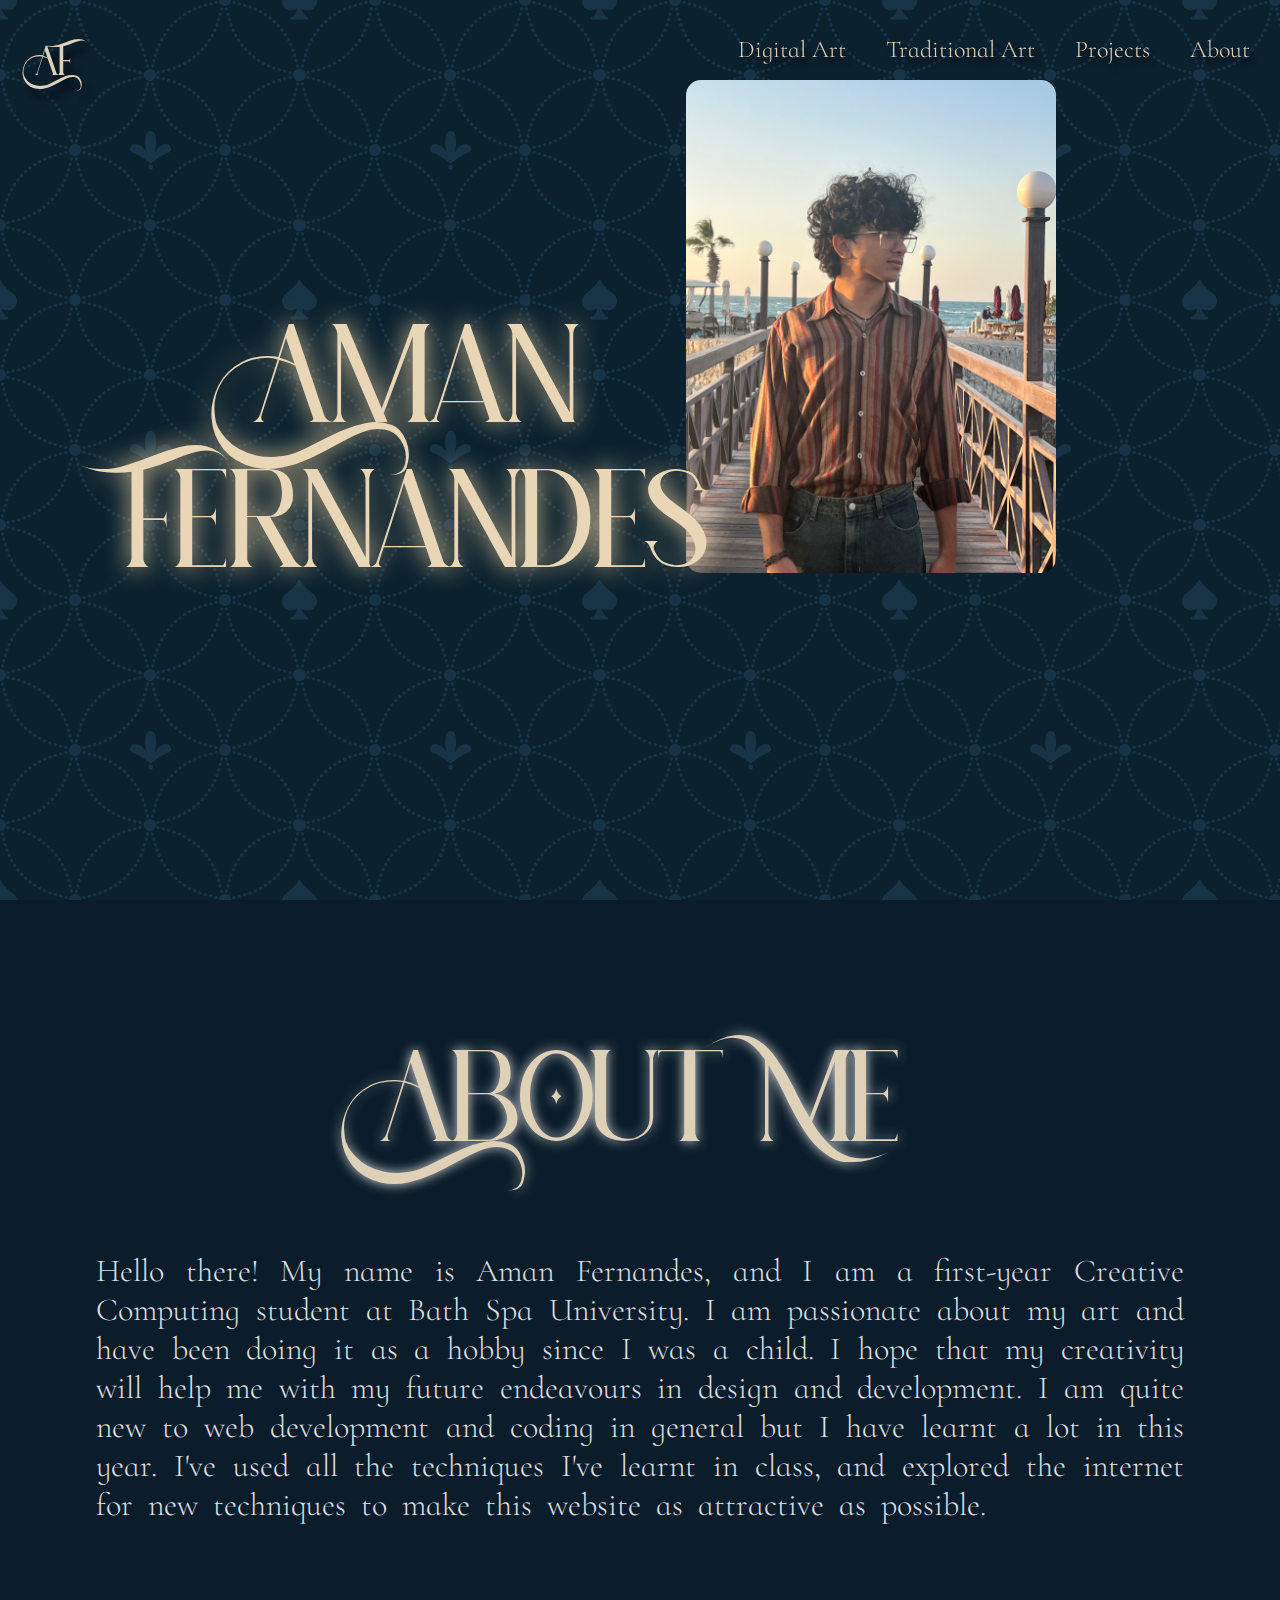
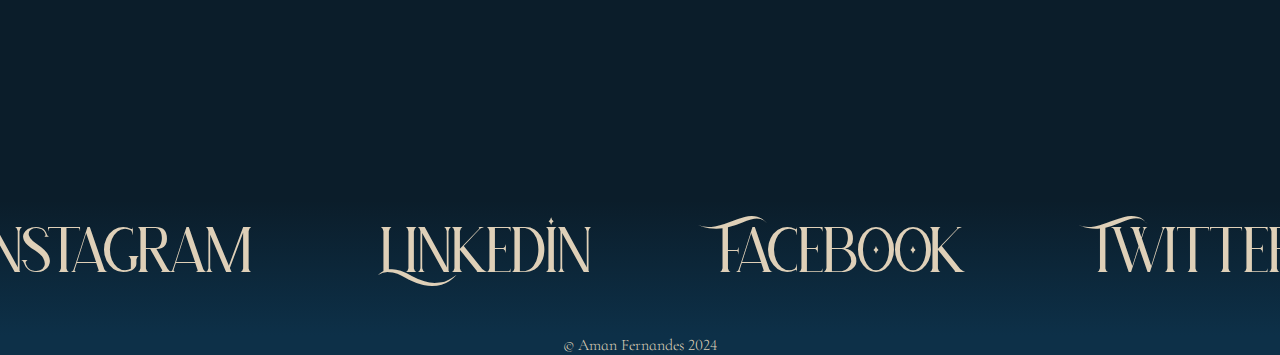
<file: about.html>
<!DOCTYPE html>
<html lang="en">

<head>
    <meta charset="UTF-8">
    <meta name="viewport" content="width=device-width, initial-scale=1.0">
    <title>Aman Fernandes - About</title>
    <link rel="stylesheet" href="css/about.css">
</head>

<body>
    <div class="landing"> <!-- creating div for entire page to add image background -->

        <div class="navbar"> <!-- creating a div for the navbar -->
            <div class="home"> <!-- putting logo in navbar -->
                <a href="index.html">AF</a>
            </div>
            <div class="nav"><a href="digital.html">Digital Art</a></div>
            <div class="nav"><a href="traditional.html">Traditional Art</a></div>
            <div class="nav"><a href="projects.html">Projects</a></div>
            <div class="nav"><a href="about.html">About</a></div>
        </div>

        <div class="container">
            <div class="heading">
                <h1>Aman Fernandes</h1>
            </div>

            <div class="me"> <!-- Adding image on right -->
                <img src="css/Images/me.jpeg">
            </div>
        </div>
    </div>

    <div class="bottom"> <!-- separating bottom section from top -->
        <div class="text">
            <h1>About Me</h1>
            <p>Hello there! My name is Aman Fernandes, and I am a first-year Creative Computing student at Bath Spa
                University. I am passionate about my art and have been doing it as a hobby since I was a child. I hope
                that my creativity will help me with my future endeavours in design and development. I am quite new to
                web development and coding in general but I have learnt a lot in this year. I've used all the techniques
                I've learnt in class, and explored the internet for new techniques to make this website as attractive as
                possible.
            </p>
        </div>
    </div>

    <div class="socials"> <!-- adding navbar for social links at bottom of page -->
        <div class="sociallink"><a target="_blank" href="https://www.instagram.com/amandrawstuff_?utm_source=ig_web_button_share_sheet&igsh=ZDNlZDc0MzIxNw==">Instagram</a></div>
        <div class="sociallink"><a target="_blank" href="https://www.linkedin.com/in/aman-fernandes-32411625b/">LinkedIn</a></div>
        <div class="sociallink"><a href="">Facebook</a></div> <!-- used as placeholder links, i didnt want to link my actual personal accounts -->
        <div class="sociallink"><a href="">Twitter</a></div><!-- used as placeholder links, i didnt want to link my actual personal accounts -->
    </div>

    <footer>
        <div class="footer"> &copy; Aman Fernandes 2024 </div>
    </footer>
</body>

</html>
</file>
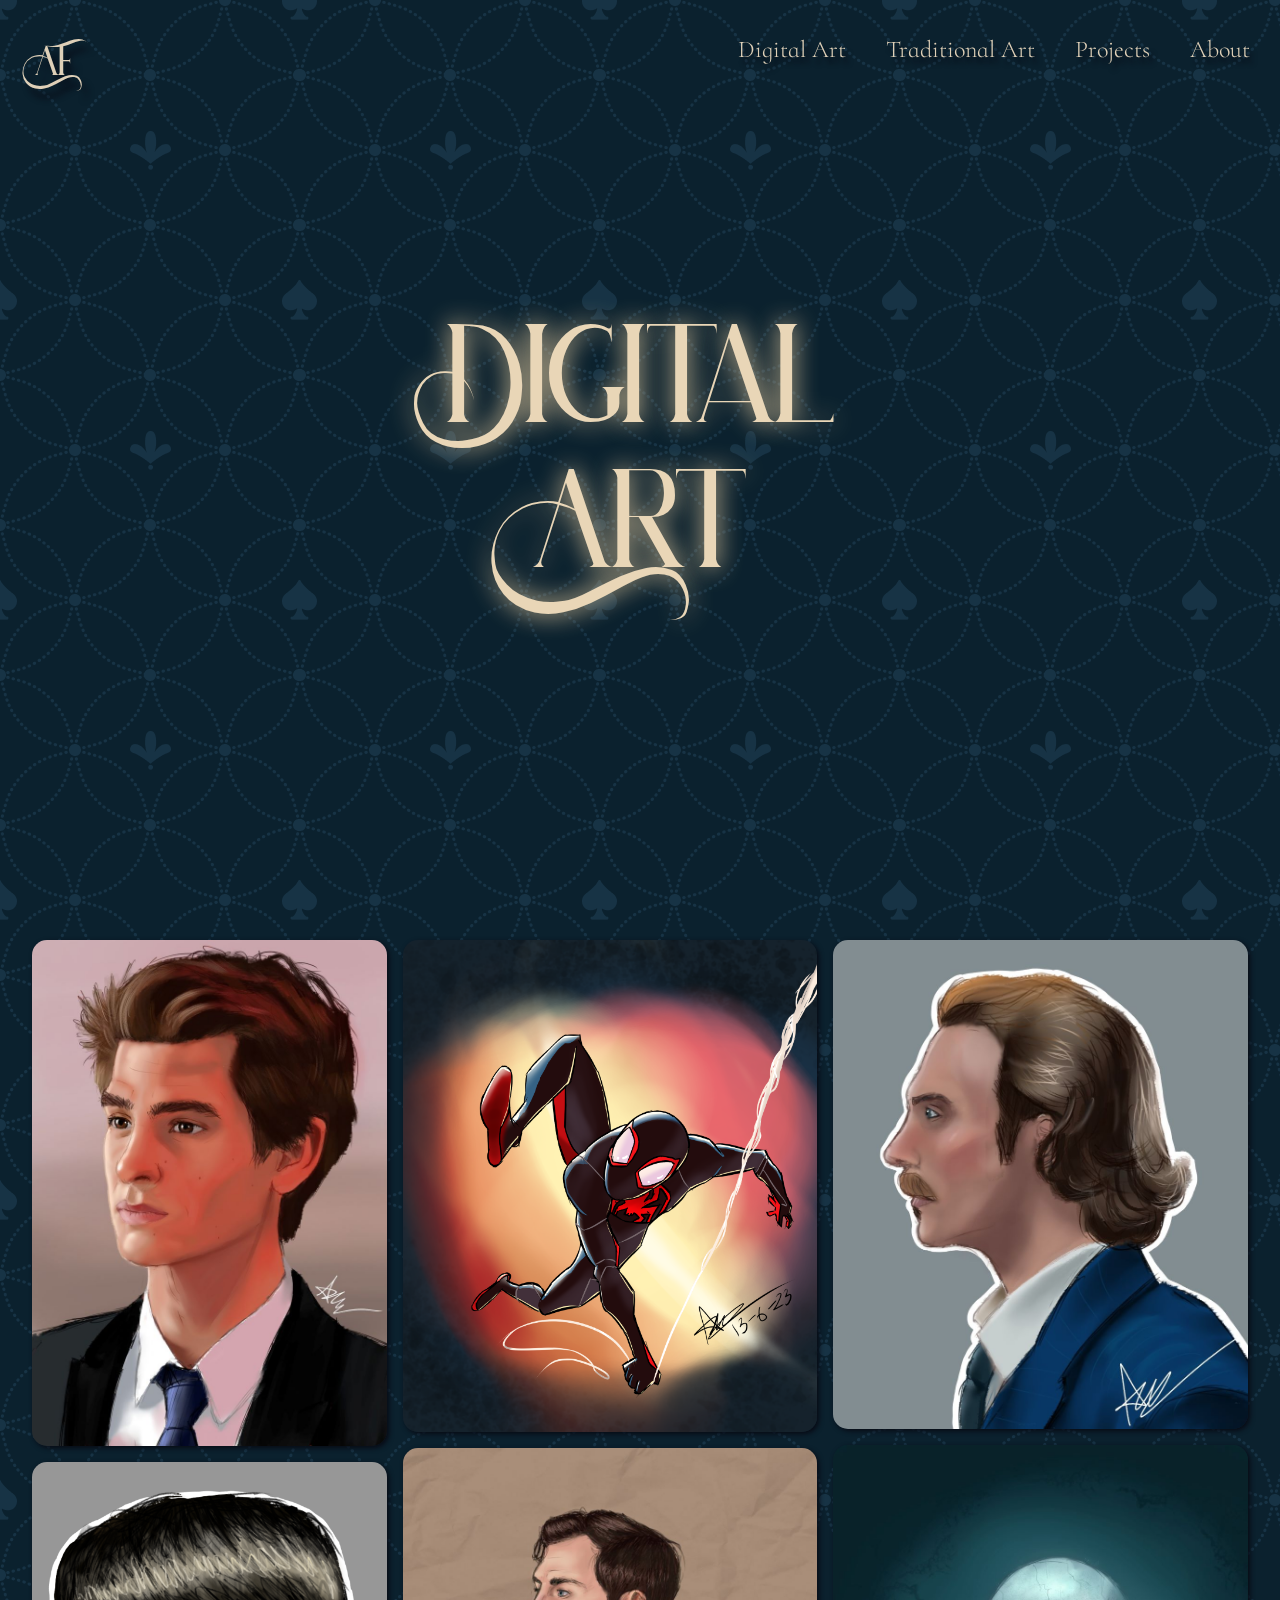
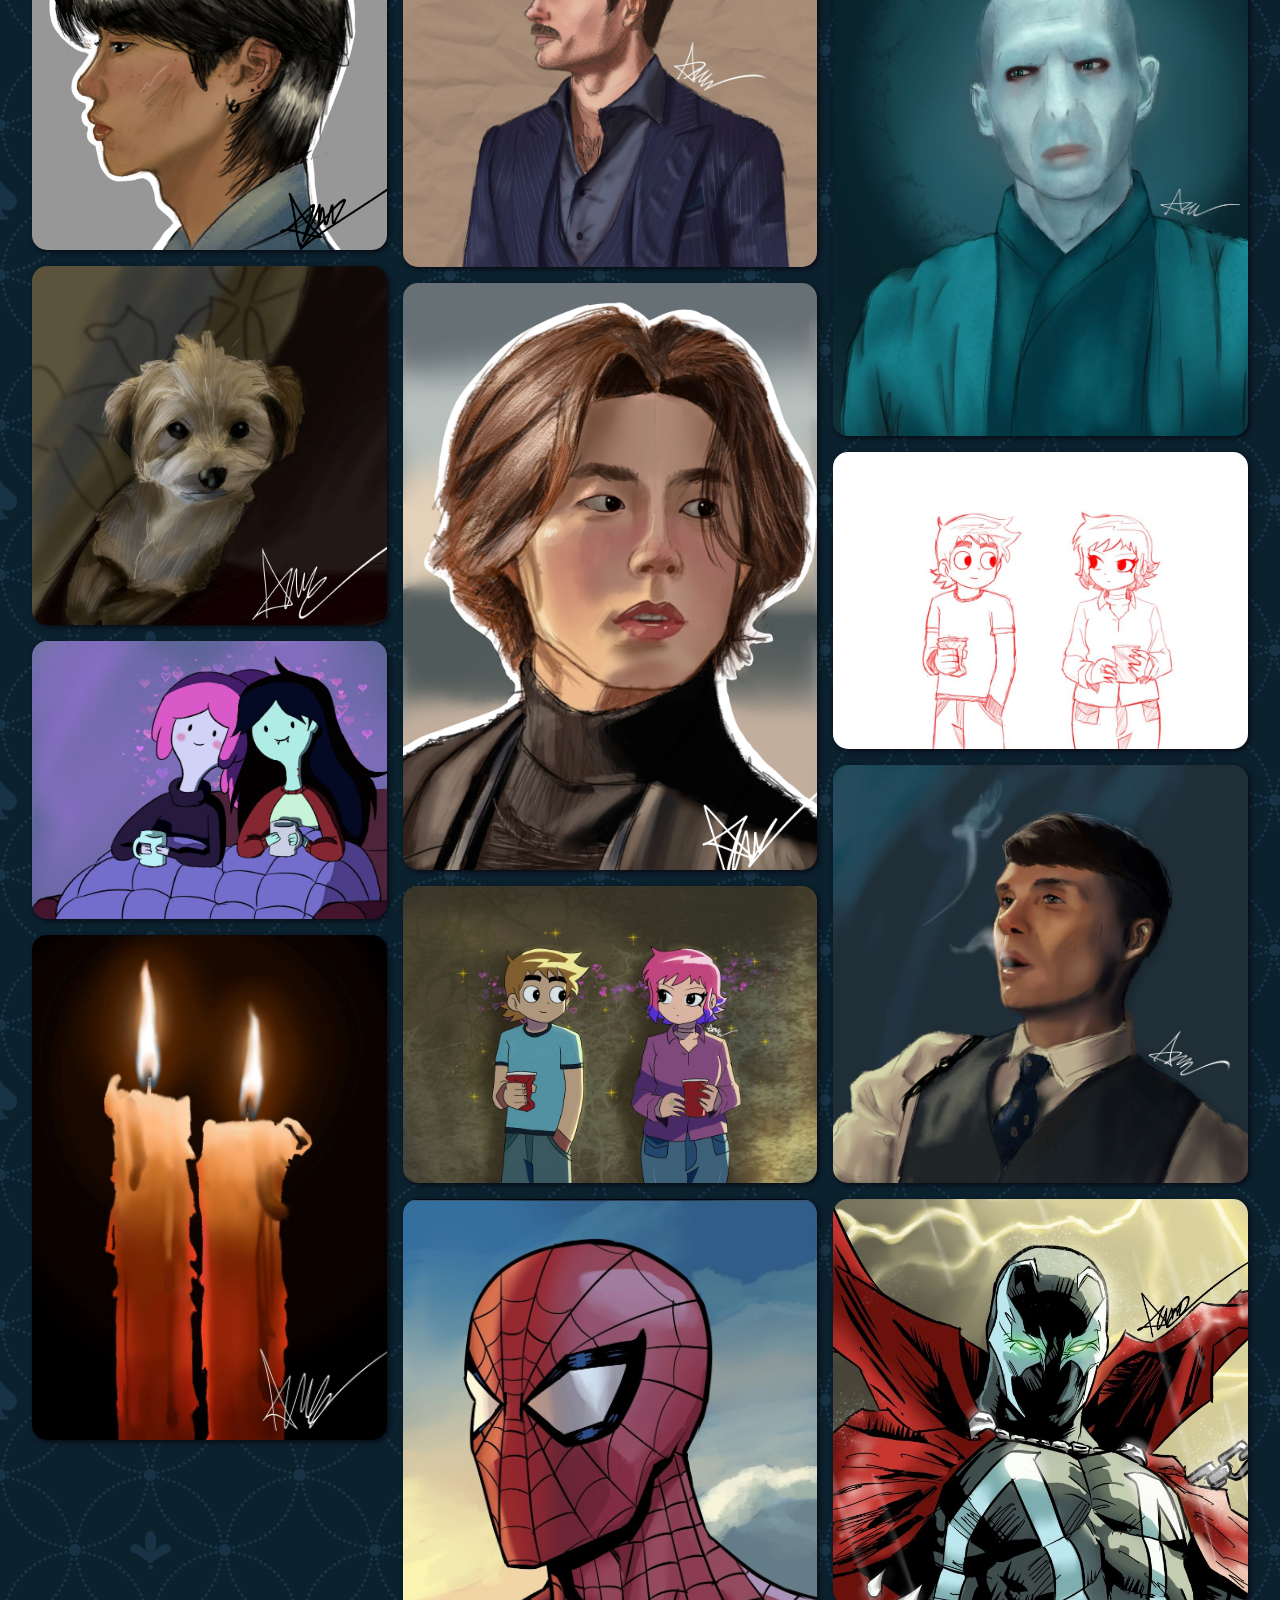
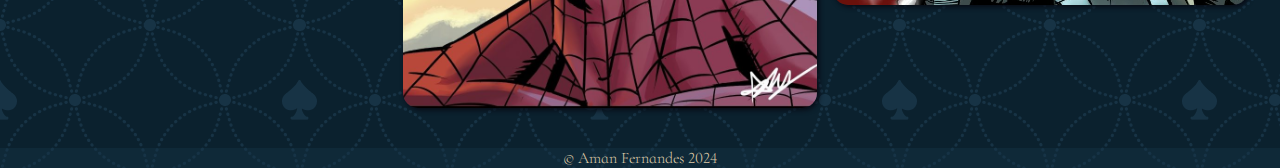
<file: digital.html>
<!DOCTYPE html>
<html lang="en">

<head>
    <meta charset="UTF-8">
    <meta name="viewport" content="width=device-width, initial-scale=1.0">
    <title>Aman Fernandes - Digital Art Gallery</title>
    <link rel="stylesheet" href="css/digital.css">
</head>

<body>
    <div class="landing"> <!-- creating div for entire page to add image background -->

        <div class="navbar"> <!-- creating a div for the navbar -->
            <div class="home"> <!-- putting logo in navbar -->
                <a href="index.html">AF</a>
            </div>
            <div class="nav"><a href="digital.html">Digital Art</a></div>
            <div class="nav"><a href="traditional.html">Traditional Art</a></div>
            <div class="nav"><a href="projects.html">Projects</a></div>
            <div class="nav"><a href="about.html">About</a></div>
        </div>

        <div class="heading">
            <h1>Digital<br>Art</h1>
        </div>
    </div>

    <div class="container"> <!-- creating a container for the images -->
       
        <div class="photogallery"> <!-- inner container -->

            <div class="column"> <!-- creating a column -->
                <div class="photo"> <!-- importing images -->
                    <img src="css/Images/Digi/image.jpg">
                </div>
                <div class="photo">
                    <img src="css/Images/Digi/image1.PNG">
                </div>
                <div class="photo">
                    <img src="css/Images/Digi/image2.jpg">
                </div>
                <div class="photo">
                    <img src="css/Images/Digi/image3.jpg">
                </div>
                <div class="photo">
                    <img src="css/Images/Digi/image4.jpg">
                </div>
            </div>

            <div class="column">
                <div class="photo">
                    <img src="css/Images/Digi/image5.PNG">
                </div>
                <div class="photo">
                    <img src="css/Images/Digi/image6.jpg">
                </div>
                <div class="photo">
                    <img src="css/Images/Digi/image7.PNG">
                </div>
                <div class="photo">
                    <img src="css/Images/Digi/image8.jpg">
                </div>
                <div class="photo">
                    <img src="css/Images/Digi/image12.jpg">
                </div>
            </div>

            <div class="column">
                <div class="photo">
                    <img src="css/Images/Digi/image13.jpg">
                </div>
                <div class="photo">
                    <img src="css/Images/Digi/image14.jpg">
                </div>
                <div class="photo">
                    <img src="css/Images/Digi/image9.jpg">
                </div>
                <div class="photo">
                    <img src="css/Images/Digi/image10.jpg">
                </div>
                <div class="photo">
                    <img src="css/Images/Digi/image11.jpg">
                </div>
            </div>
        </div>
    </div>

    <footer>
        <div class="footer"> &copy; Aman Fernandes 2024 </div>
    </footer>
</body>

</html>
</file>
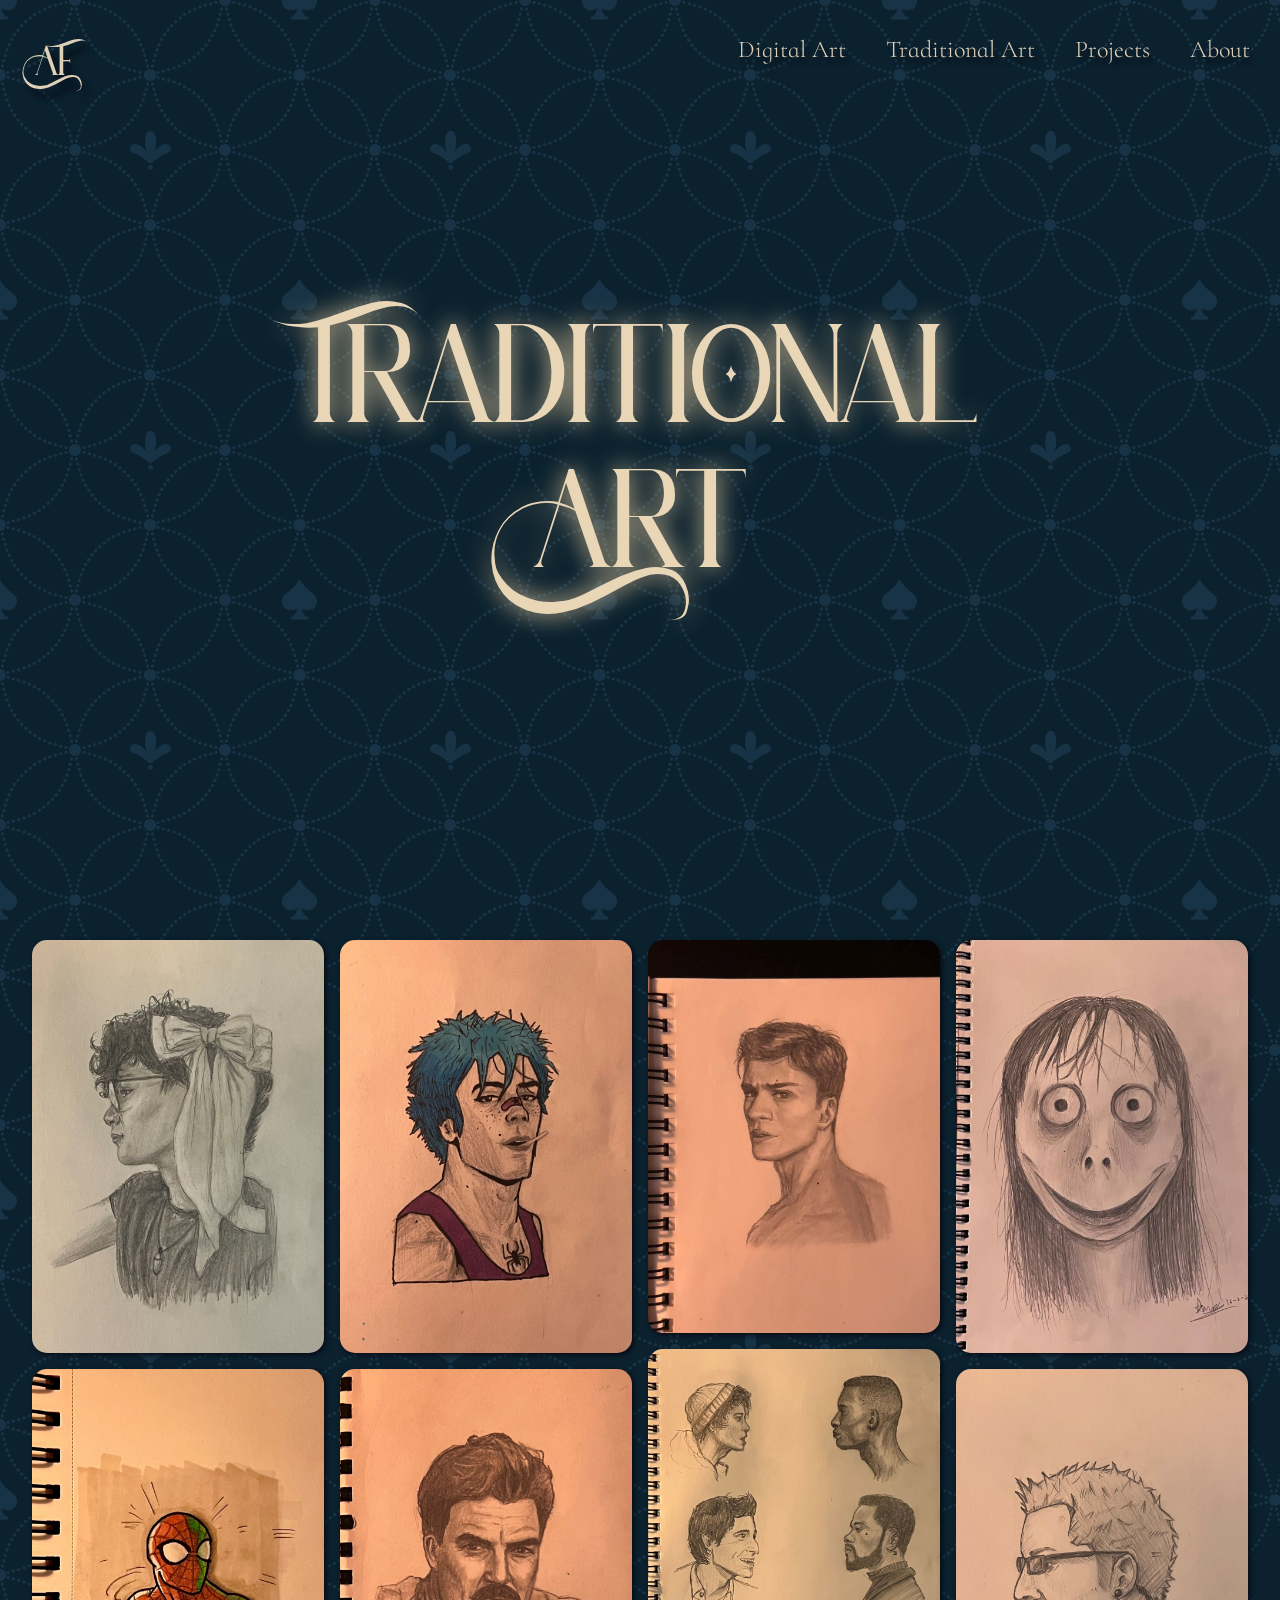
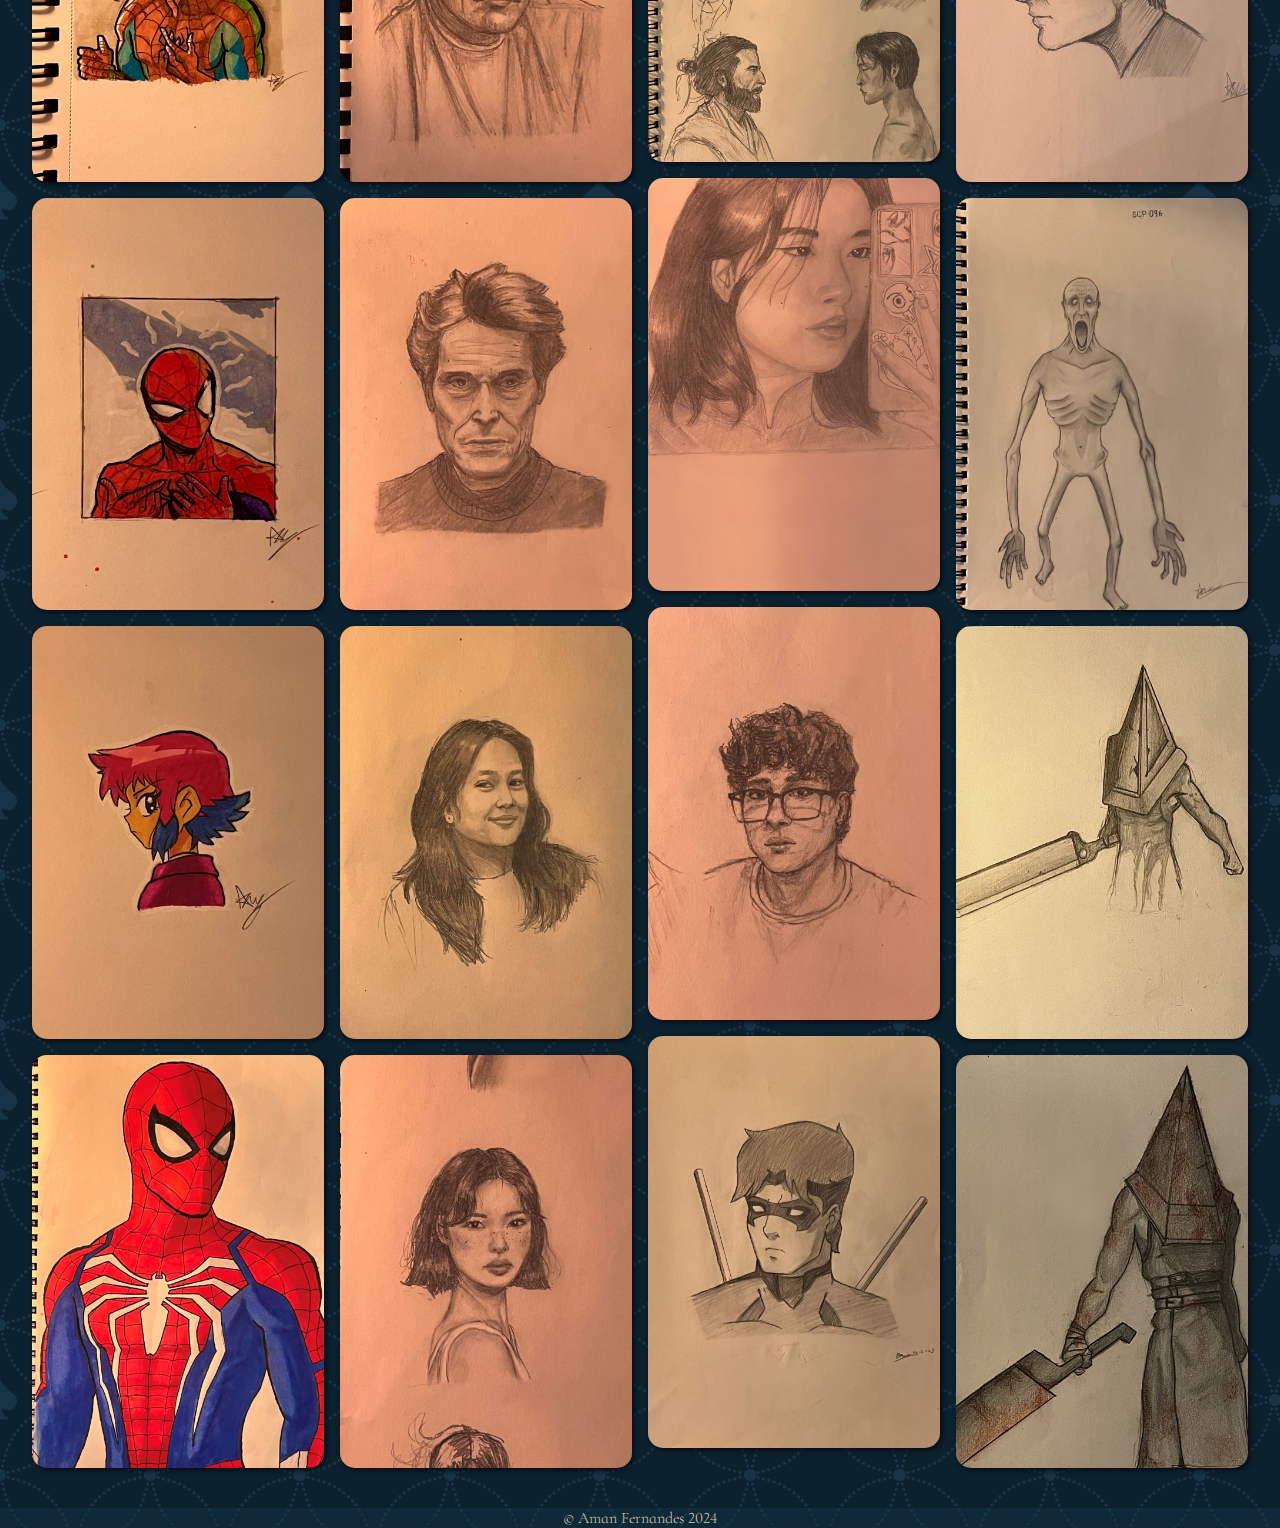
<file: traditional.html>
<!DOCTYPE html>
<html lang="en">

<head>
    <meta charset="UTF-8">
    <meta name="viewport" content="width=device-width, initial-scale=1.0">
    <title>Aman Fernandes - Traditional Art</title>
    <link rel="stylesheet" href="css/traditional.css">
</head>

<body>
    <div class="landing"> <!-- creating div for entire page to add image background -->

        <div class="navbar"> <!-- creating a div for the navbar -->
            <div class="home"> <!-- putting logo in navbar -->
                <a href="index.html">AF</a>
            </div>
            <div class="nav"><a href="digital.html">Digital Art</a></div>
            <div class="nav"><a href="traditional.html">Traditional Art</a></div>
            <div class="nav"><a href="projects.html">Projects</a></div>
            <div class="nav"><a href="about.html">About</a></div>
        </div>

        <div class="heading">
            <h1>Traditional<br>Art</h1>
        </div>
    </div>

    <div class="container">

        <div class="photogallery">

            <div class="column">
                <div class="photo">
                    <img src="css/Images/Trad/image00000.jpg">
                </div>
                <div class="photo">
                    <img src="css/Images/Trad/image00001.jpg">
                </div>
                <div class="photo">
                    <img src="css/Images/Trad/image00002.jpg">
                </div>
                <div class="photo">
                    <img src="css/Images/Trad/image00003.jpg">
                </div>
                <div class="photo">
                    <img src="css/Images/Trad/image00004.jpg">
                </div>
            </div>

            <div class="column">
                <div class="photo">
                    <img src="css/Images/Trad/image00005.jpg">
                </div>
                <div class="photo">
                    <img src="css/Images/Trad/image00006.jpg">
                </div>
                <div class="photo">
                    <img src="css/Images/Trad/image00007.jpg">
                </div>
                <div class="photo">
                    <img src="css/Images/Trad/image00008.jpg">
                </div>
                <div class="photo">
                    <img src="css/Images/Trad/image00009.jpg">
                </div>
            </div>

            <div class="column">
                <div class="photo">
                    <img src="css/Images/Trad/image00010.jpg">
                </div>
                <div class="photo">
                    <img src="css/Images/Trad/image00011.jpg">
                </div>
                <div class="photo">
                    <img src="css/Images/Trad/image00012.jpg">
                </div>
                <div class="photo">
                    <img src="css/Images/Trad/image00013.jpg">
                </div>
                <div class="photo">
                    <img src="css/Images/Trad/image00014.jpg">
                </div>
            </div>

            <div class="column">
                <div class="photo">
                    <img src="css/Images/Trad/image00015.jpg">
                </div>
                <div class="photo">
                    <img src="css/Images/Trad/image00016.jpg">
                </div>
                <div class="photo">
                    <img src="css/Images/Trad/image00017.jpg">
                </div>
                <div class="photo">
                    <img src="css/Images/Trad/image00018.jpg">
                </div>
                <div class="photo">
                    <img src="css/Images/Trad/image00019.jpg">
                </div>
            </div>

        </div>
    </div>

    <footer>
        <div class="footer"> &copy; Aman Fernandes 2024 </div>
    </footer>
</body>

</html>
</file>
<file: css/about.css>
@font-face {
    font-family: MyFont;
    src: url(Fonts/CormorantInfant-Light.ttf);
    font-weight: normal;
}

@font-face {
    font-family: MyFont;
    src: url(Fonts/Hatolie.ttf);
    font-weight: bold;
}

* { /* used this to remove any gaps on top and bottom of the screen */
    margin: 0;
    padding: 0;
    box-sizing: border-box;
}

body { /* used a background image i created in figma for the background of the whole page. */ 
    background-color: #0e2331;
    background-image: url(Images/finalbg.png); /* to make sure the background has no repetition */
    width: 100%;
    margin-left: auto;
    margin-right: auto;
    padding: 0;
    margin: 0;
}

.navbar { /* styling my navigation bar */
    z-index: 1; /* makes sure that the nav bar is visible on top of all other elements of the page */
    position: fixed; /* follows while scrolling */
    font-family: MyFont;
    font-weight: normal;
    font-size: x-large;
    right: 10px;
    top: 25px; /* setting fixed position on screen */
    display: flex; /* displaying elements horizontally */
}

.nav a { /* styling the links within the navbar */
    color: #DFD0B8;
    padding: 10px 20px;
    text-decoration: none; /* removes the underline from the link */
    display: block;
    text-shadow: 4px 6px 5px #080a14; /* subtle text shadow to add depth */
    transition: text-shadow 0.2s; /* fading in the hover effect */
}

.nav a:hover { /* effect while cursor hovers over the link */
    color: #DFD0B8;
    text-shadow: 0px 0px 7px #dddde0; /* glowing effect that highlights the link that is being hovered over */
}

.home { /* styling logo  */
    z-index: 3; /* making sure logo is visible on top of all other elements */
    font-family: MyFont; 
    font-weight: bold;
    font-size: 60px;
    padding: 10px 25px;
    position: fixed; /* follows while scrolling */
    top: 18px;
    left: 10px; /* setting position on screen */
}

.home a { /* styling the link*/
    color: #DFD0B8;
    text-decoration: none; /* removes underline */
    transition: text-shadow 0.5s; /* making the hover effect fade in rather than instant */
    text-shadow: 6px 9px 6px #080a14; /*text shadow to seperate from other elements*/
}

.home a:hover { /* creating hover effect */
    color: #DFD0B8;
    text-shadow: 0px 0px 18px #dddde0; /* text glowing effect */
}

.heading{
    position: absolute;
    top: 50%;
    left: 50%;
    transform: translateX(-85%) translateY(-50%); /* previous four lines are used to center my text in the middle of the screen  */
    font-size: 100px;
    font-family: MyFont; 
    font-weight: bold; /* specifying the font i want to display */
    color: #e9d6b7;
    text-align: center;
    line-height: 145px;
    text-shadow: 0px 0px 25px #f3d6a7;
    animation: flyIn 3s ease-out; /* using fade in animation on startup to make website more appealing */
}

@keyframes flyIn { /* setting keyframes for animation used for heading*/
    0% {
        transform: translateY(100%) translateX(-85%);
        
    }

    100% {
        transform: translateY(-50%) translateX(-85%);
    }
}

::-webkit-scrollbar { /* hides the scrollbar */
    display: none;
}

.landing{ /* ensuring that all of the viewport height is utilized */
    height: 100vh;
}

.container{ 
    display: flex; /* displaying elements side by side */
}

.me{
    display: flex;
    justify-content: right; /*moving image to the right*/
    margin: 5rem 14rem 0rem 0rem; 
    animation: floatRight 3s ease-out; /* making image float in from right */
}

@keyframes floatRight { /* creating animation for image */
    0%{
        transform: translateX(100%);
    }

    100%{
        transform: translateX(0%);
    }
}

.me img{ /* styling image */
    max-height: 100%;
    max-width: 35%;
    border-radius: 15px;
}

.bottom{ 
    background-color: #0b1d2a;
    height: 100vh; /* making height of section 100% of the viewport */
}

.text{ /* styling text */
    display: flex;
    flex-direction: column;
    align-items: center;
    font-family: MyFont;
    margin-left: 6rem;
    margin-right: 6rem;
    justify-content: center;
    padding-top: 6rem;
}

.text h1{
    color: #DFD0B8;
    text-shadow: 0px 0px 12px #dddde0;
    font-family: MyFont;
    font-weight: bold;
    font-size: 186px;
    padding-bottom: 3rem;
}

.text p{
    color: #dddde0;
    text-align: justify;
    font-size: xx-large;
    word-spacing: 0.5rem;
}

.footer{ 
    bottom: 0;
    left: 0;
    z-index: 3;
    font-family: MyFont;
    background-color: #0d3048;
    color: #DFD0B8;
    text-align: center;
}

.socials{ /* styling navbar on bottom of screen */
    background-color: #0b1d2a;
    background-image: linear-gradient(to bottom, #0b1d2a, #0d3048);
    width: 100vw;
    display: flex;
    text-decoration: none;
    justify-content: center;
    align-items: center;
}

.sociallink{ /* styling links within navbar */
    list-style-type: none;
    font-family: MyFont;
    font-weight: bold;
    font-size: 92px;
    padding: 0rem 4rem 2rem 4rem;
}

.sociallink a{
    text-decoration: none;
    color: #DFD0B8;
    transition: text-shadow 0.4s;
}

.sociallink a:hover{ /* adding hover effect */
    text-shadow: 0px 0px 10px #dddde0;
}
</file>
<file: css/digital.css>
@font-face {
    font-family: MyFont;
    src: url(Fonts/CormorantInfant-Light.ttf);
    font-weight: normal;
}

@font-face {
    font-family: MyFont;
    src: url(Fonts/Hatolie.ttf);
    font-weight: bold;
}

* { /* used this to remove any gaps on top and bottom of the screen */
    margin: 0;
    padding: 0;
    box-sizing: border-box;
}

body { /* used a background image i created in figma for the background of the whole page. */ 
    background-color: #0e2331;
    background-image: url(Images/finalbg.png); /* to make sure the background has no repetition */
    width: 100%;
    margin-left: auto;
    margin-right: auto;
    padding: 0;
    margin: 0;
}

.landing{
    height: 100vh;
}

.navbar { /* styling my navigation bar */
    z-index: 1; /* makes sure that the nav bar is visible on top of all other elements of the page */
    position: fixed; /* follows while scrolling */
    font-family: MyFont;
    font-weight: normal;
    font-size: x-large;
    right: 10px;
    top: 25px; /* setting fixed position on screen */
    display: flex; /* displaying elements horizontally */
}

.nav a { /* styling the links within the navbar */
    color: #DFD0B8;
    padding: 10px 20px;
    text-decoration: none; /* removes the underline from the link */
    display: block;
    text-shadow: 4px 6px 5px #080a14; /* subtle text shadow to add depth */
    transition: text-shadow 0.2s; /* fading in the hover effect */
}

.nav a:hover { /* effect while cursor hovers over the link */
    color: #DFD0B8;
    text-shadow: 0px 0px 7px #dddde0; /* glowing effect that highlights the link that is being hovered over */
}

.home { /* styling logo  */
    z-index: 3; /* making sure logo is visible on top of all other elements */
    font-family: MyFont; 
    font-weight: bold;
    font-size: 60px;
    padding: 10px 25px;
    position: fixed; /* follows while scrolling */
    top: 18px;
    left: 10px; /* setting position on screen */
}

.home a { /* styling the link*/
    color: #DFD0B8;
    text-decoration: none; /* removes underline */
    transition: text-shadow 0.5s; /* making the hover effect fade in rather than instant */
    text-shadow: 6px 9px 6px #080a14; /*text shadow to seperate from other elements*/
}

.home a:hover { /* creating hover effect */
    color: #DFD0B8;
    text-shadow: 0px 0px 18px #dddde0; /* text glowing effect */
}

.heading{
    position: absolute;
    top: 50%;
    left: 50%;
    transform: translateX(-50%) translateY(-50%); /* previous four lines are used to center my text in the middle of the screen  */
    font-size: 100px;
    font-family: MyFont; 
    font-weight: bold; /* specifying the font i want to display */
    color: #e9d6b7;
    text-align: center;
    line-height: 145px;
    text-shadow: 0px 0px 25px #f3d6a7;
    animation: flyIn 2s ease-out; /* using fade in animation on startup to make website more appealing */
}

@keyframes flyIn { /* setting keyframes for animation used for heading */
    0% {
        transform: translateY(100%) translateX(-50%);
        
    }

    100% {
        transform: translateY(-50%) translateX(-50%);
    }
}

::-webkit-scrollbar { /* hiding scrollbar */
    display: none;
}

.container{ 
    max-width: 100rem;
    width: 95%;
    margin: auto;
    padding: 40px 0;
}

.photogallery{ 
    display: flex;/* setting display to flex */
    gap: 1rem;  /* adding gap between elements */
}

.column{
    display: flex;
    flex-direction: column;
    gap: 1rem; 
}

.photo img{
    z-index: 0;
    width: 100%;
    height: 100%;
    object-fit: cover;
    border-radius: 15px; /* curving border */
    box-shadow: 2px 2px 5px #080a14; /* adding depth with box-shadow */
    transition: transform 0.3s;  /* making the transition time 0.3 seconds */
}

.photo img:hover{
    transform: scale(1.02); /* making image slightly larger while hovering over it */
}


@media(max-width:786px){ /* making the images responsive to the window size (images go into one column if below a certain width) */
    .photogallery{
        flex-direction: column;
    }
}

.footer{
    bottom: 0;
    left: 0;
    z-index: 3;
    font-family: MyFont;
    background-color: #1534486b;
    color: #dfcba9;
    text-align: center;
}
</file>
<file: css/traditional.css>
@font-face {
    font-family: MyFont;
    src: url(Fonts/CormorantInfant-Light.ttf);
    font-weight: normal;
}

@font-face {
    font-family: MyFont;
    src: url(Fonts/Hatolie.ttf);
    font-weight: bold;
}

* { /* used this to remove any gaps on top and bottom of the screen */
    margin: 0;
    padding: 0;
    box-sizing: border-box;
}

body { /* used a background image i created in figma for the background of the whole page. */ 
    background-color: #0e2331;
    background-image: url(Images/finalbg.png); /* to make sure the background has no repetition */
    width: 100%;
    margin-left: auto;
    margin-right: auto;
    padding: 0;
    margin: 0;
}

.landing{
    height: 100vh;
}

.navbar { /* styling my navigation bar */
    z-index: 1; /* makes sure that the nav bar is visible on top of all other elements of the page */
    position: fixed; /* follows while scrolling */
    font-family: MyFont;
    font-weight: normal;
    font-size: x-large;
    right: 10px;
    top: 25px; /* setting fixed position on screen */
    display: flex; /* displaying elements horizontally */
}

.nav a { /* styling the links within the navbar */
    color: #DFD0B8;
    padding: 10px 20px;
    text-decoration: none; /* removes the underline from the link */
    display: block;
    text-shadow: 4px 6px 5px #080a14; /* subtle text shadow to add depth */
    transition: text-shadow 0.2s; /* fading in the hover effect */
}

.nav a:hover { /* effect while cursor hovers over the link */
    color: #DFD0B8;
    text-shadow: 0px 0px 7px #dddde0; /* glowing effect that highlights the link that is being hovered over */
}

.home { /* styling logo  */
    z-index: 3; /* making sure logo is visible on top of all other elements */
    font-family: MyFont; 
    font-weight: bold;
    font-size: 60px;
    padding: 10px 25px;
    position: fixed; /* follows while scrolling */
    top: 18px;
    left: 10px; /* setting position on screen */
}

.home a { /* styling the link*/
    color: #DFD0B8;
    text-decoration: none; /* removes underline */
    transition: text-shadow 0.5s; /* making the hover effect fade in rather than instant */
    text-shadow: 6px 9px 6px #080a14; /*text shadow to seperate from other elements*/
}

.home a:hover { /* creating hover effect */
    color: #DFD0B8;
    text-shadow: 0px 0px 18px #dddde0; /* text glowing effect */
}

.heading{
    position: absolute;
    top: 50%;
    left: 50%;
    transform: translateX(-50%) translateY(-50%); /* previous four lines are used to center my text in the middle of the screen  */
    font-size: 100px;
    font-family: MyFont; 
    font-weight: bold; /* specifying the font i want to display */
    color: #e9d6b7;
    text-align: center;
    line-height: 145px;
    text-shadow: 0px 0px 25px #f3d6a7;
    animation: flyIn 2s ease-out; /* using fade in animation on startup to make website more appealing */
}

@keyframes flyIn { /* setting keyframes for animation used for heading */
    0% {
        transform: translateY(100%) translateX(-50%);
        
    }

    100% {
        transform: translateY(-50%) translateX(-50%);
    }
}

::-webkit-scrollbar { /*removes the scrollbar*/
    display: none;
}

.container{ /* styling image container */
    max-width: 100rem;
    width: 95%;
    margin: auto;
    padding: 40px 0;
}

.photogallery{
    display: flex;
    gap: 1rem;
}

.column{ 
    display: flex;
    flex-direction: column;
    gap: 1rem;
}

.photo img{ 
    z-index: 0;
    width: 100%;
    height: 100%;
    object-fit: cover;
    border-radius: 15px;
    box-shadow: 2px 2px 5px #080a14;
    transition: transform 0.3s;
}

.photo img:hover{ 
    transform: scale(1.02); /* making image slightly bigger when hovering */
}


@media(max-width:786px){ /*making grid responsive to window size*/
    .photogallery{
        flex-direction: column;
    }
}

.footer{
    bottom: 0;
    left: 0;
    z-index: 3;
    font-family: MyFont;
    background-color: #1534486b;
    color: #dfcba9;
    text-align: center;
}
</file>
